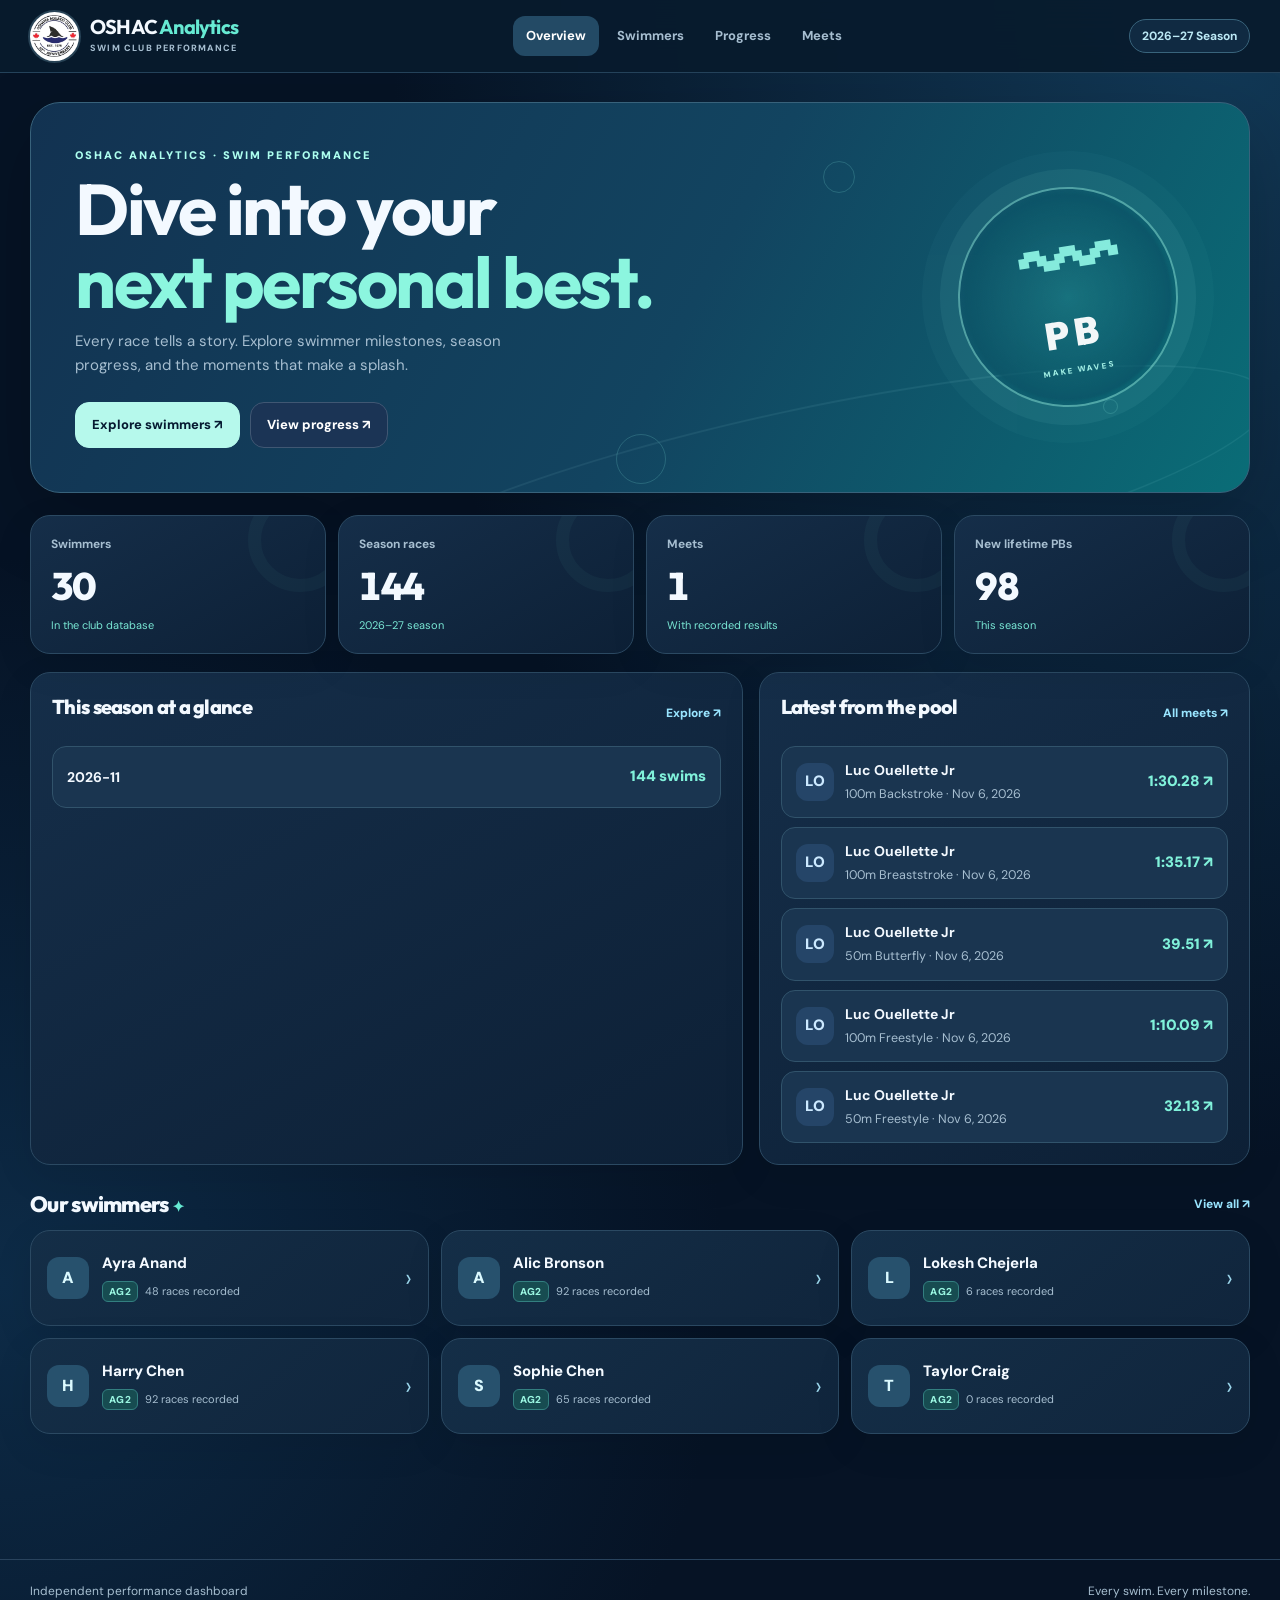
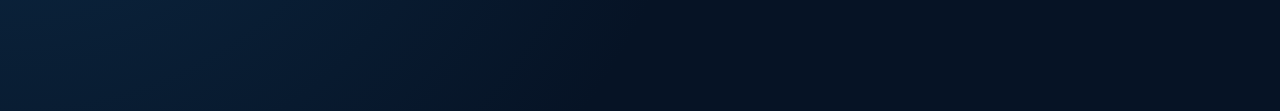
<file: index.html>
<!doctype html><html lang="en"><head><meta charset="utf-8"><meta name="viewport" content="width=device-width,initial-scale=1,viewport-fit=cover"><meta name="theme-color" content="#091526"><meta name="description" content="Oshawa Aquatic Club swimming performance analytics"><title>Overview | OSHAC Analytics</title><link rel="icon" type="image/png" href="assets/oshac-anniversary.png"><link rel="stylesheet" href="css/style.css"></head><body data-page="index"><header class="topbar"><div class="shell topinner"><a class="brand" href="index.html"><img src="assets/oshac-anniversary.png" alt="Oshawa Aquatic Club anniversary logo"><span><strong>OSHAC <span class="accent">Analytics</span></strong><small>SWIM CLUB PERFORMANCE</small></span></a><nav class="desktopnav" aria-label="Main navigation"><a class="navlink active" href="index.html">Overview</a><a class="navlink " href="swimmers.html">Swimmers</a><a class="navlink " href="progress.html">Progress</a><a class="navlink " href="meets.html">Meets</a></nav><div class="topright"><span class="seasonpill" id="topSeason">2026–27 Season</span></div></div></header><main class="shell main"><section class="hero"><div class="hero-bubbles" aria-hidden="true"><span></span><span></span><span></span></div><div class="hero-inner"><div class="eyebrow">OSHAC ANALYTICS · SWIM PERFORMANCE</div><h1>Dive into your<br><span class="accent">next personal best.</span></h1><p>Every race tells a story. Explore swimmer milestones, season progress, and the moments that make a splash.</p><div class="heroactions"><a class="btn primary" href="swimmers.html">Explore swimmers ↗</a><a class="btn" href="progress.html">View progress ↗</a></div></div><div class="hero-art" aria-hidden="true"><div class="pool-orbit"><div class="pool-wave">〰</div><div class="pool-number">PB</div><div class="pool-caption">MAKE WAVES</div></div></div></section><section class="grid metrics" id="overviewMetrics"></section><div class="grid twocol"><section class="card"><div class="sectionhead" style="margin-top:0"><h2>This season at a glance</h2><a href="progress.html">Explore ↗</a></div><div id="overviewChart"></div></section><section class="card"><div class="sectionhead" style="margin-top:0"><h2>Latest from the pool</h2><a href="meets.html">All meets ↗</a></div><div id="recentResults"></div></section></div><div class="sectionhead"><h2>Our swimmers <span class="heading-sparkle" aria-hidden="true">✦</span></h2><a href="swimmers.html">View all ↗</a></div><div id="featuredSwimmers" class="grid featured-grid"></div></main><footer class="foot"><div class="shell footinner"><span>Independent performance dashboard</span><span>Every swim. Every milestone.</span></div></footer><nav class="bottomnav" aria-label="Mobile navigation"><a class="active" href="index.html" aria-current="page"><svg aria-hidden="true" viewBox="0 0 24 24" fill="none" stroke="currentColor" stroke-width="1.8" stroke-linecap="round" stroke-linejoin="round"><path d="m3 10 9-7 9 7v10H3z"/><path d="M9 20v-7h6v7"/></svg><span>Overview</span></a><a class="" href="swimmers.html" ><svg aria-hidden="true" viewBox="0 0 24 24" fill="none" stroke="currentColor" stroke-width="1.8" stroke-linecap="round" stroke-linejoin="round"><circle cx="9" cy="8" r="3"/><path d="M3 20v-2a6 6 0 0 1 12 0v2"/><path d="M17 5a3 3 0 0 1 0 6M17 14a5 5 0 0 1 4 5v1"/></svg><span>Swimmers</span></a><a class="" href="progress.html" ><svg aria-hidden="true" viewBox="0 0 24 24" fill="none" stroke="currentColor" stroke-width="1.8" stroke-linecap="round" stroke-linejoin="round"><path d="M3 3v18h18M6 16l5-5 4 3 6-8"/></svg><span>Progress</span></a><a class="" href="meets.html" ><svg aria-hidden="true" viewBox="0 0 24 24" fill="none" stroke="currentColor" stroke-width="1.8" stroke-linecap="round" stroke-linejoin="round"><rect x="3" y="5" width="18" height="16" rx="2"/><path d="M7 3v4M17 3v4M3 10h18"/></svg><span>Meets</span></a></nav><script src="js/dashboard.js" defer></script></body></html>
</file>
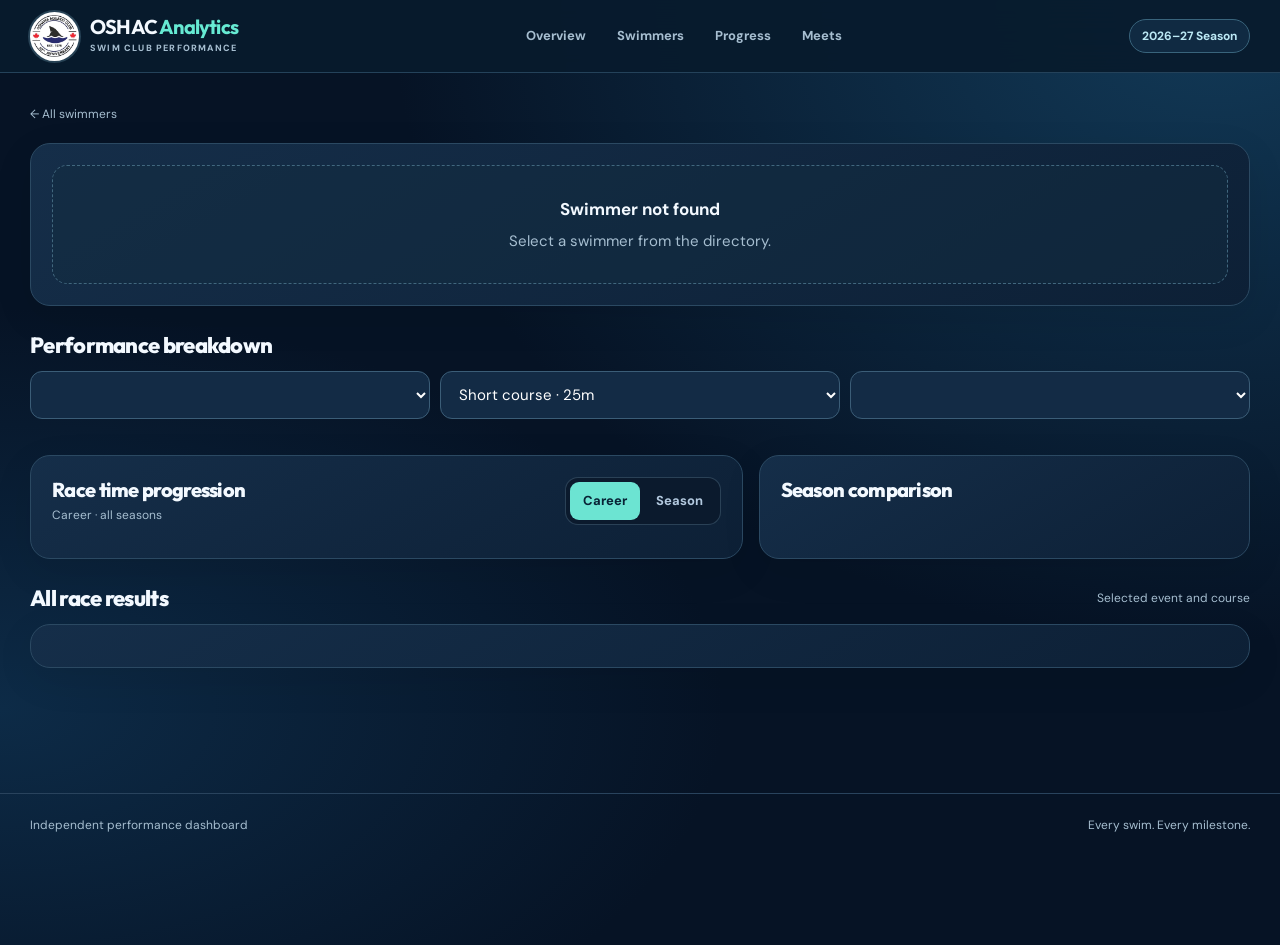
<file: profile.html>
<!doctype html><html lang="en"><head><meta charset="utf-8"><meta name="viewport" content="width=device-width,initial-scale=1,viewport-fit=cover"><meta name="theme-color" content="#091526"><meta name="description" content="Oshawa Aquatic Club swimming performance analytics"><title>Swimmer Profile | OSHAC Analytics</title><link rel="icon" type="image/png" href="assets/oshac-anniversary.png"><link rel="stylesheet" href="css/style.css"></head><body data-page="profile"><header class="topbar"><div class="shell topinner"><a class="brand" href="index.html"><img src="assets/oshac-anniversary.png" alt="Oshawa Aquatic Club anniversary logo"><span><strong>OSHAC <span class="accent">Analytics</span></strong><small>SWIM CLUB PERFORMANCE</small></span></a><nav class="desktopnav" aria-label="Main navigation"><a class="navlink " href="index.html">Overview</a><a class="navlink " href="swimmers.html">Swimmers</a><a class="navlink " href="progress.html">Progress</a><a class="navlink " href="meets.html">Meets</a></nav><div class="topright"><span class="seasonpill" id="topSeason">2026–27 Season</span></div></div></header><main class="shell main"><div style="margin-bottom:18px"><a class="muted small" href="swimmers.html">← All swimmers</a></div><section class="card" id="profileHeader"></section><div class="sectionhead"><h2>Performance breakdown</h2></div><div class="controls"><select class="field control" id="profileEvent" aria-label="Choose event"></select><select class="field control" id="profileCourse" aria-label="Choose course"><option value="SCM">Short course · 25m</option><option value="LCM">Long course · 50m</option></select><select class="field control" id="profileSeason" aria-label="Choose season"></select></div><section class="grid metrics" id="profileMetrics"></section><div class="grid twocol"><section class="card"><div class="chart-heading"><div><h2>Race time progression</h2><p class="muted small" id="chartRangeLabel">Career · all seasons</p></div><div class="chart-toggle" role="group" aria-label="Chart time range"><button type="button" id="chartCareer" class="chart-toggle-btn active" aria-pressed="true">Career</button><button type="button" id="chartSeason" class="chart-toggle-btn" aria-pressed="false">Season</button></div></div><div id="profileChart"></div></section><section class="card"><h2>Season comparison</h2><div id="profileSeasonDetails"></div></section></div><div class="sectionhead"><h2>All race results</h2><span class="muted small">Selected event and course</span></div><section class="card"><div id="profileHistory"></div></section></main><footer class="foot"><div class="shell footinner"><span>Independent performance dashboard</span><span>Every swim. Every milestone.</span></div></footer><nav class="bottomnav" aria-label="Mobile navigation"><a class="" href="index.html" ><svg aria-hidden="true" viewBox="0 0 24 24" fill="none" stroke="currentColor" stroke-width="1.8" stroke-linecap="round" stroke-linejoin="round"><path d="m3 10 9-7 9 7v10H3z"/><path d="M9 20v-7h6v7"/></svg><span>Overview</span></a><a class="" href="swimmers.html" ><svg aria-hidden="true" viewBox="0 0 24 24" fill="none" stroke="currentColor" stroke-width="1.8" stroke-linecap="round" stroke-linejoin="round"><circle cx="9" cy="8" r="3"/><path d="M3 20v-2a6 6 0 0 1 12 0v2"/><path d="M17 5a3 3 0 0 1 0 6M17 14a5 5 0 0 1 4 5v1"/></svg><span>Swimmers</span></a><a class="" href="progress.html" ><svg aria-hidden="true" viewBox="0 0 24 24" fill="none" stroke="currentColor" stroke-width="1.8" stroke-linecap="round" stroke-linejoin="round"><path d="M3 3v18h18M6 16l5-5 4 3 6-8"/></svg><span>Progress</span></a><a class="" href="meets.html" ><svg aria-hidden="true" viewBox="0 0 24 24" fill="none" stroke="currentColor" stroke-width="1.8" stroke-linecap="round" stroke-linejoin="round"><rect x="3" y="5" width="18" height="16" rx="2"/><path d="M7 3v4M17 3v4M3 10h18"/></svg><span>Meets</span></a></nav><script src="js/dashboard.js" defer></script></body></html>
</file>
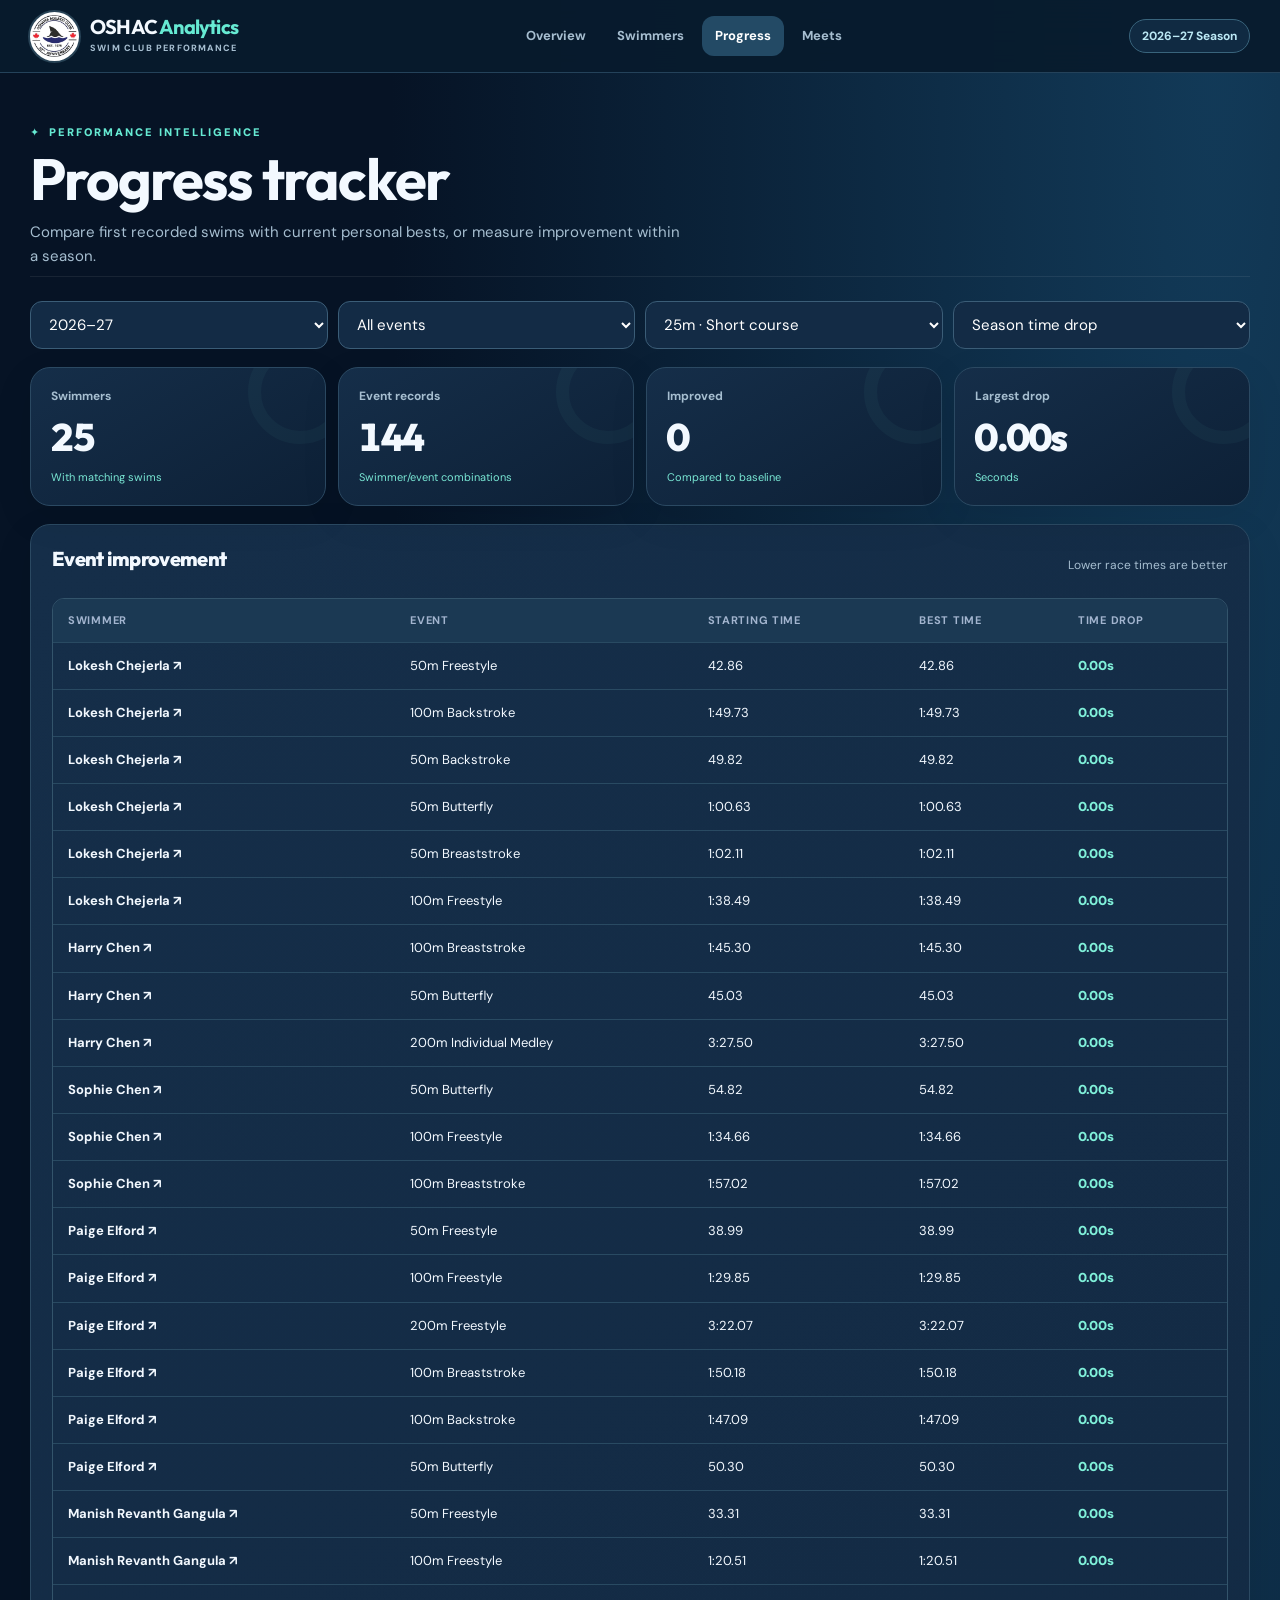
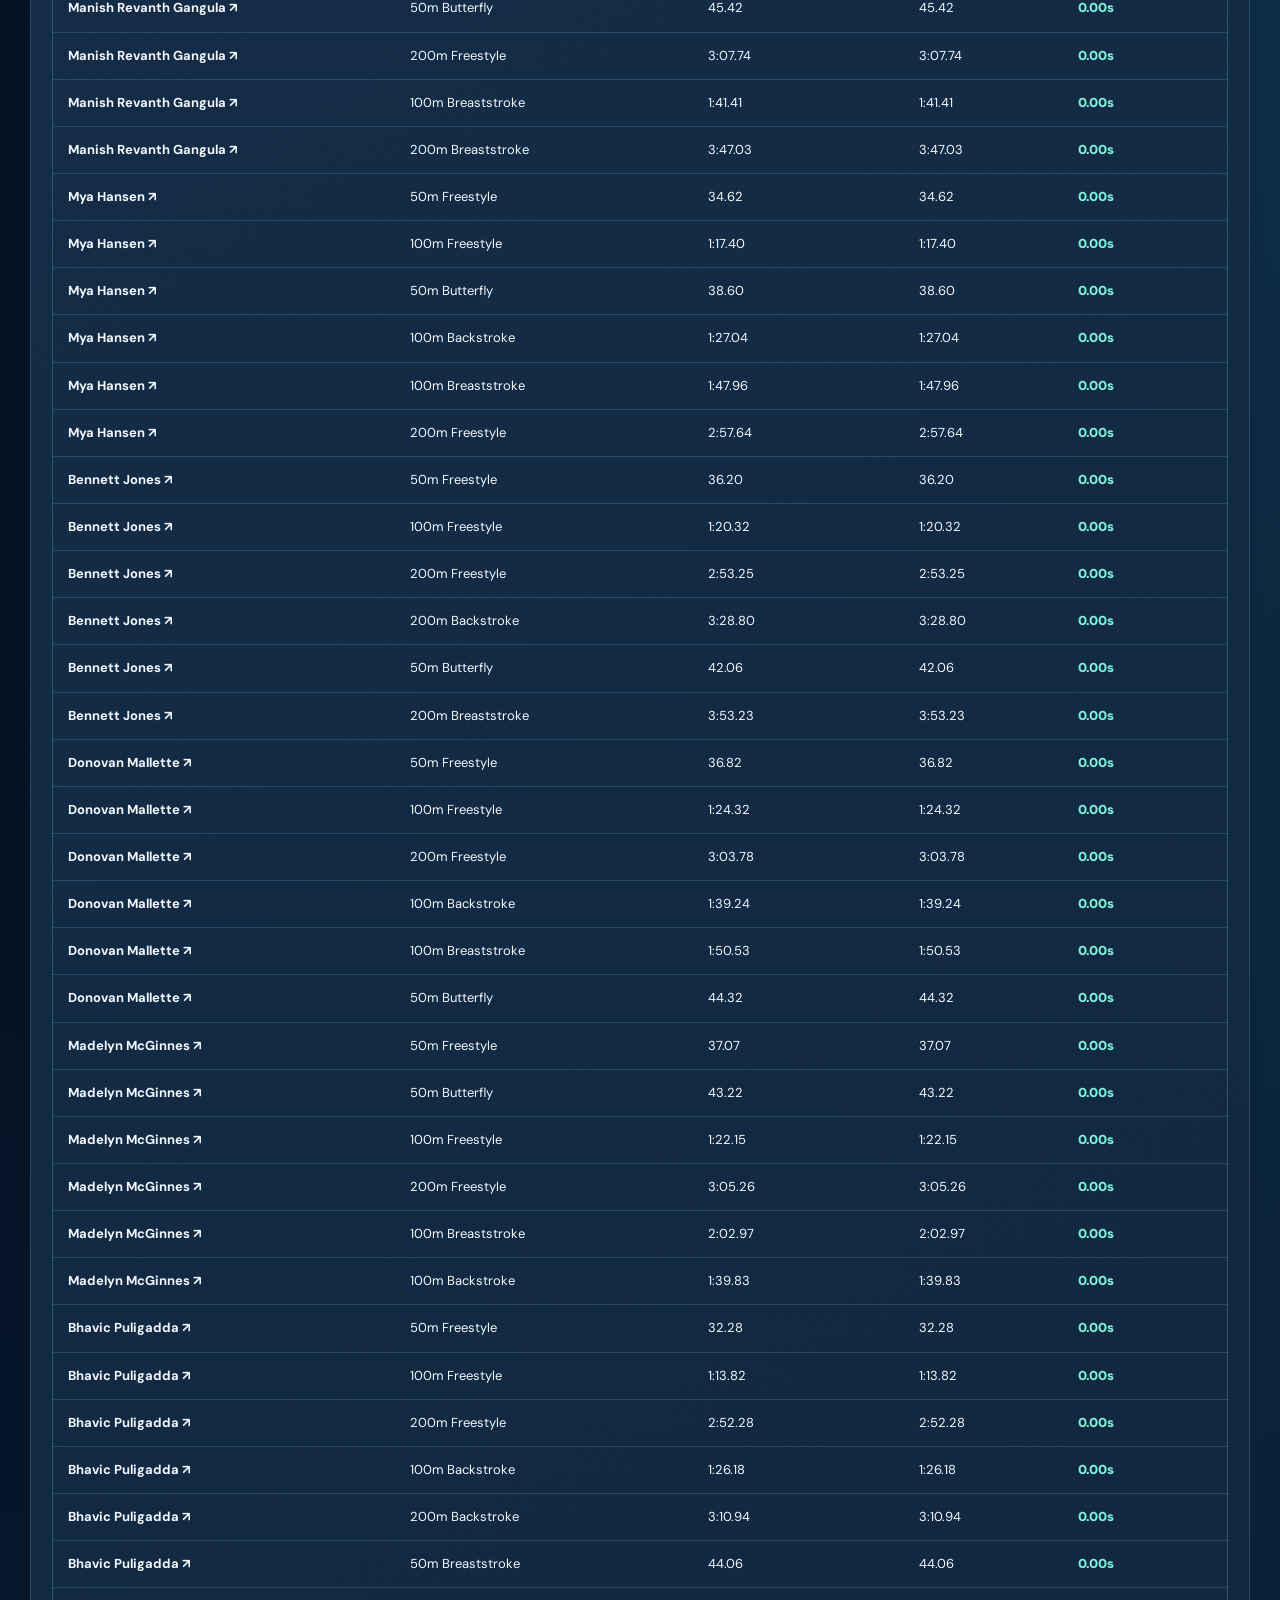
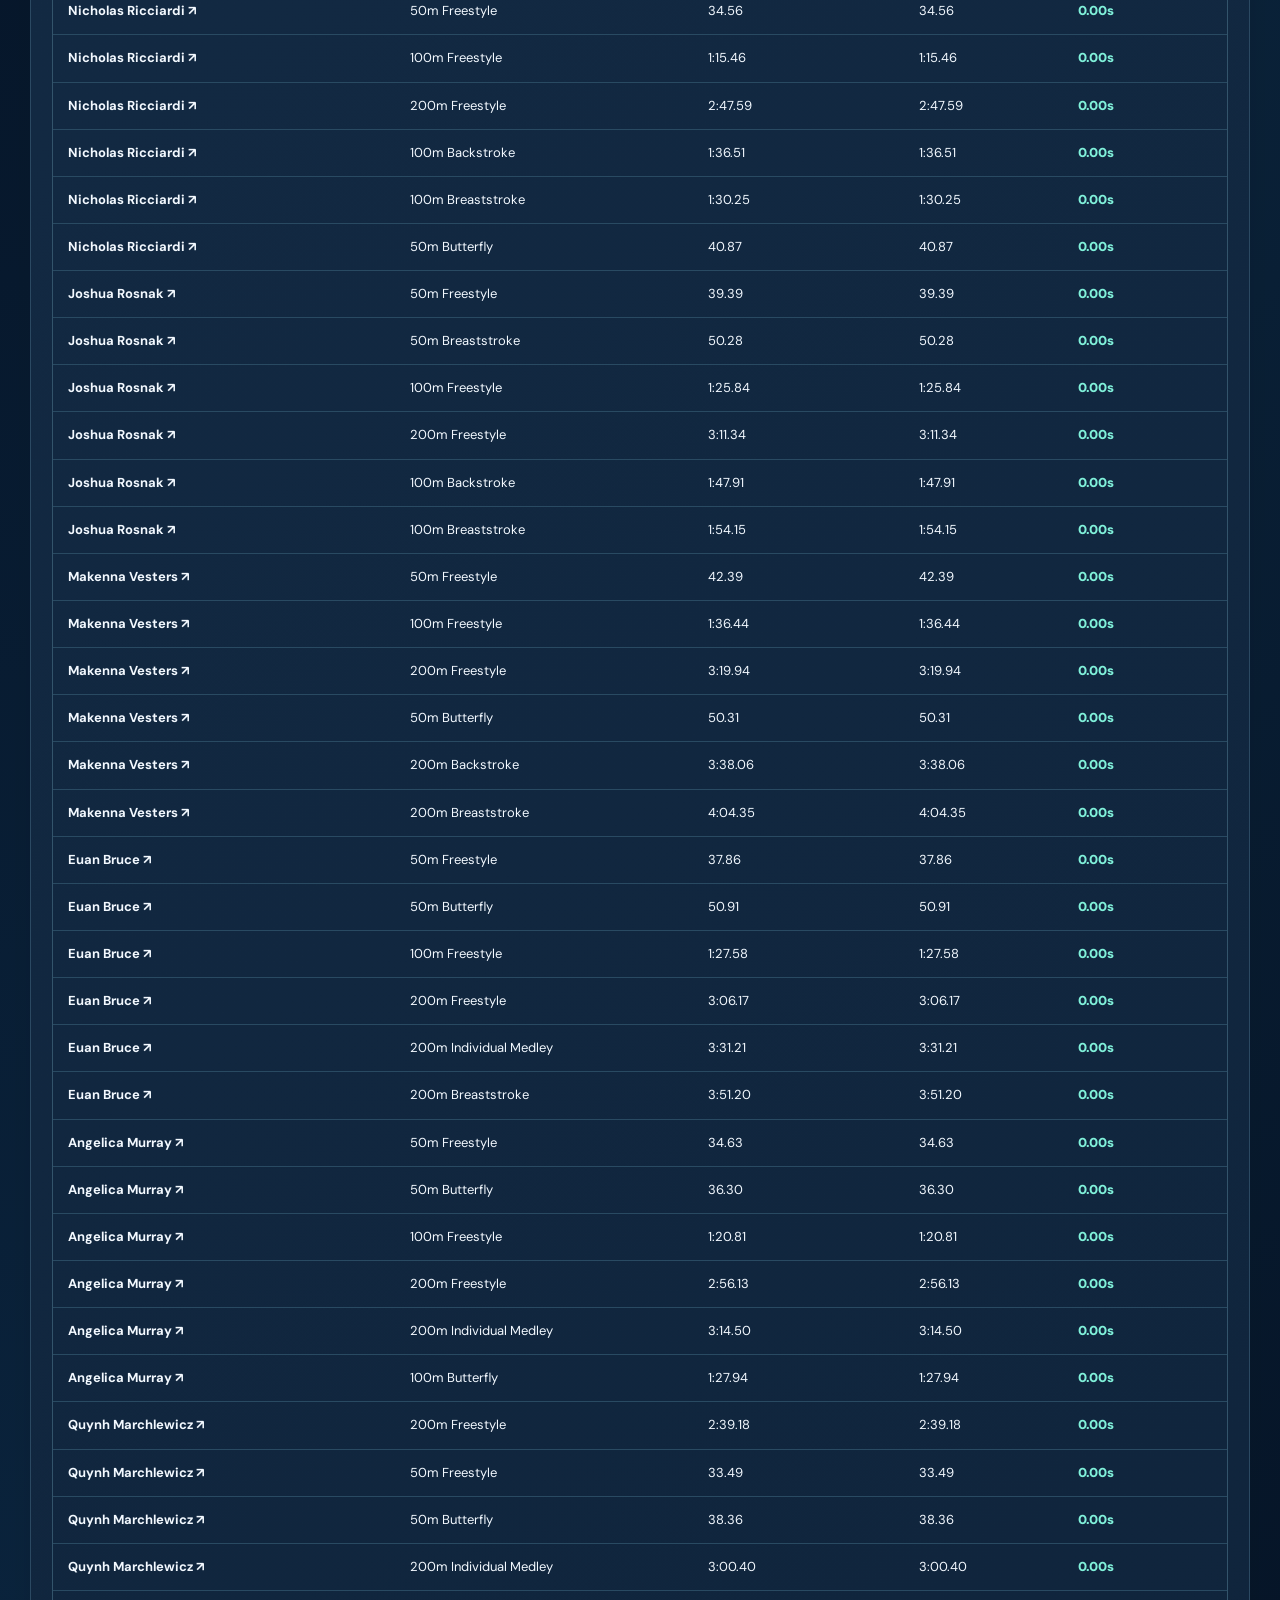
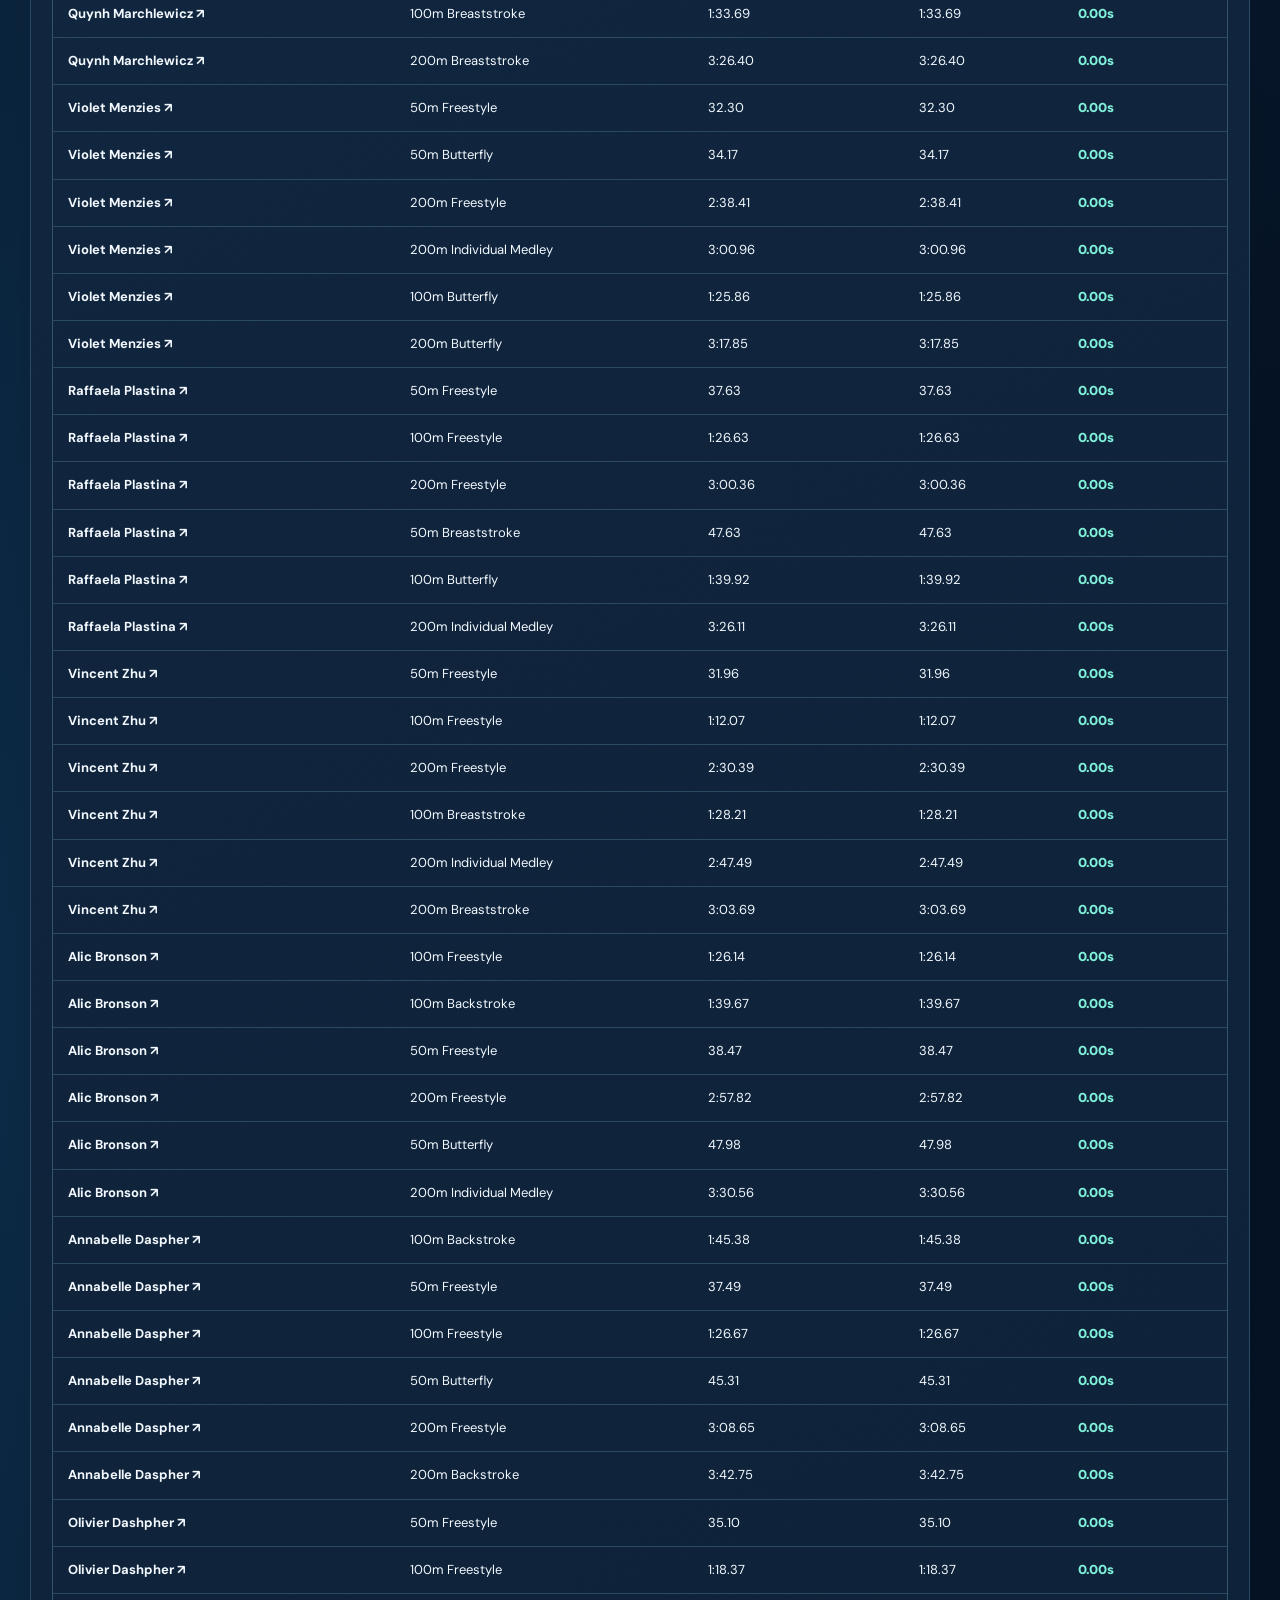
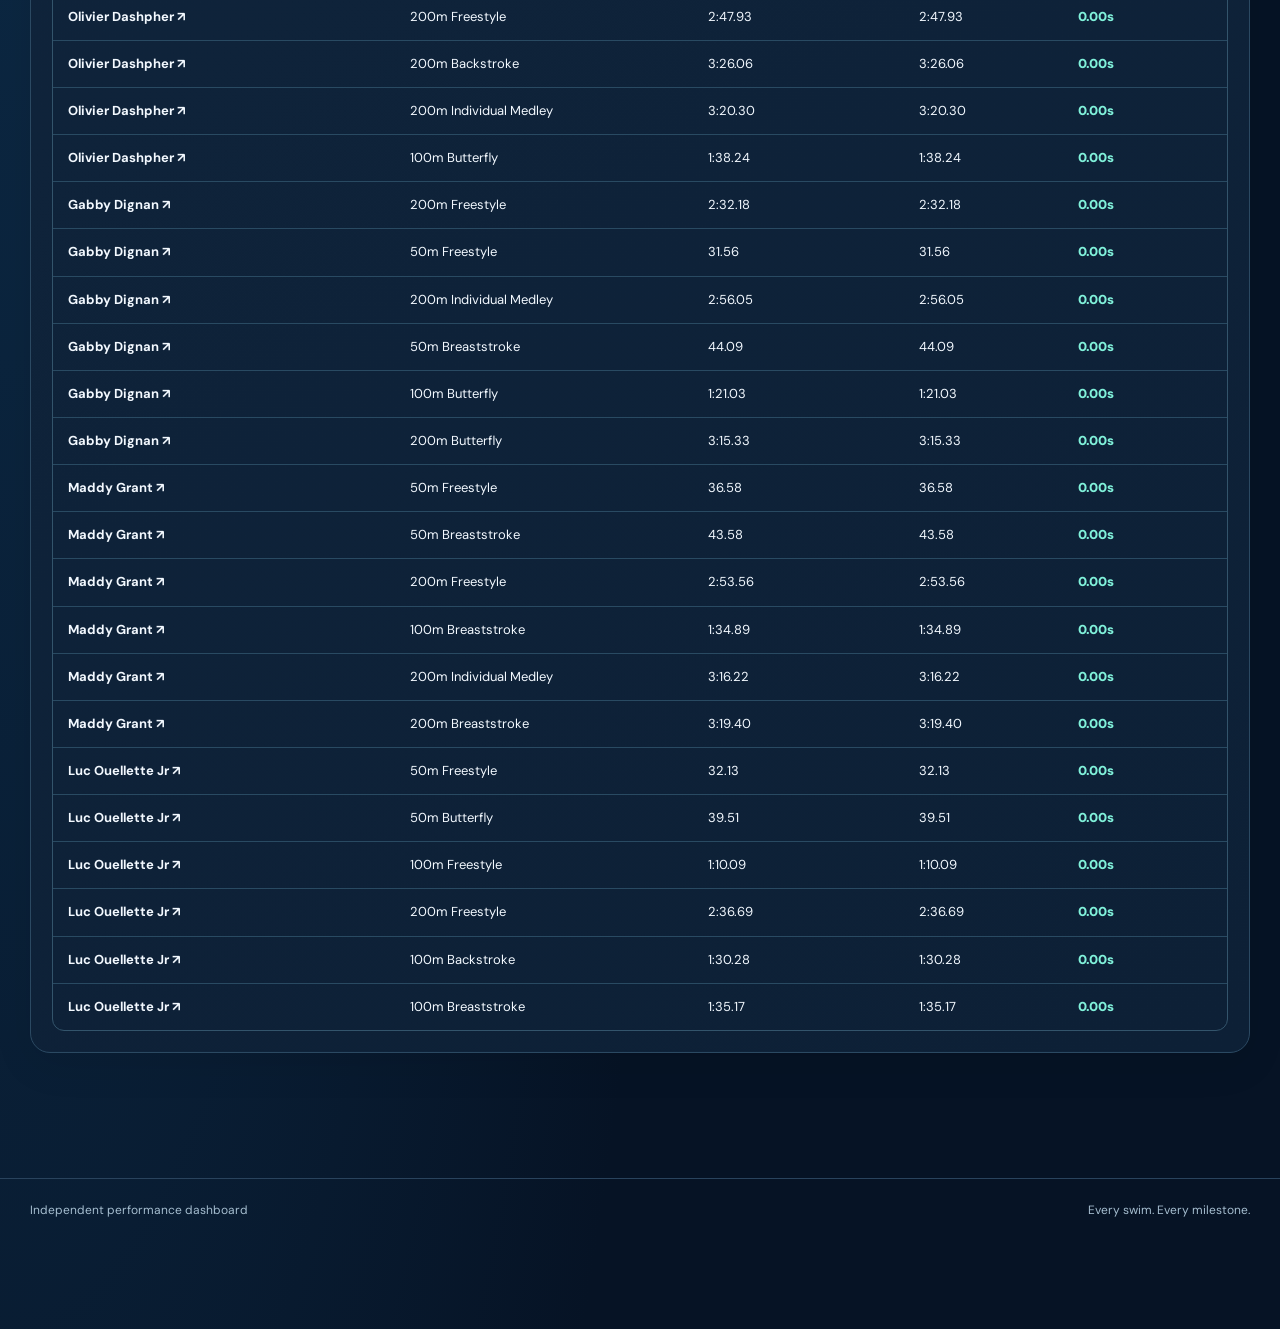
<file: progress.html>
<!doctype html><html lang="en"><head><meta charset="utf-8"><meta name="viewport" content="width=device-width,initial-scale=1,viewport-fit=cover"><meta name="theme-color" content="#091526"><meta name="description" content="Oshawa Aquatic Club swimming performance analytics"><title>Progress | OSHAC Analytics</title><link rel="icon" type="image/png" href="assets/oshac-anniversary.png"><link rel="stylesheet" href="css/style.css"></head><body data-page="progress"><header class="topbar"><div class="shell topinner"><a class="brand" href="index.html"><img src="assets/oshac-anniversary.png" alt="Oshawa Aquatic Club anniversary logo"><span><strong>OSHAC <span class="accent">Analytics</span></strong><small>SWIM CLUB PERFORMANCE</small></span></a><nav class="desktopnav" aria-label="Main navigation"><a class="navlink " href="index.html">Overview</a><a class="navlink " href="swimmers.html">Swimmers</a><a class="navlink active" href="progress.html">Progress</a><a class="navlink " href="meets.html">Meets</a></nav><div class="topright"><span class="seasonpill" id="topSeason">2026–27 Season</span></div></div></header><main class="shell main"><section class="pagehead"><div><div class="eyebrow">Performance intelligence</div><h1>Progress tracker</h1><p>Compare first recorded swims with current personal bests, or measure improvement within a season.</p></div></section><div class="controls"><select class="field control" id="progressSeason" aria-label="Season"></select><select class="field control" id="progressEvent" aria-label="Event"></select><select class="field control" id="progressCourse" aria-label="Course"><option value="SCM">25m · Short course</option><option value="LCM">50m · Long course</option></select><select class="field control" id="progressMode" aria-label="Improvement metric"><option value="season">Season time drop</option><option value="lifetime">Lifetime time drop</option></select></div><section class="grid metrics" id="progressMetrics"></section><section class="card"><div class="sectionhead" style="margin-top:0"><h2>Event improvement</h2><span class="muted small">Lower race times are better</span></div><div id="progressTable"></div></section></main><footer class="foot"><div class="shell footinner"><span>Independent performance dashboard</span><span>Every swim. Every milestone.</span></div></footer><nav class="bottomnav" aria-label="Mobile navigation"><a class="" href="index.html" ><svg aria-hidden="true" viewBox="0 0 24 24" fill="none" stroke="currentColor" stroke-width="1.8" stroke-linecap="round" stroke-linejoin="round"><path d="m3 10 9-7 9 7v10H3z"/><path d="M9 20v-7h6v7"/></svg><span>Overview</span></a><a class="" href="swimmers.html" ><svg aria-hidden="true" viewBox="0 0 24 24" fill="none" stroke="currentColor" stroke-width="1.8" stroke-linecap="round" stroke-linejoin="round"><circle cx="9" cy="8" r="3"/><path d="M3 20v-2a6 6 0 0 1 12 0v2"/><path d="M17 5a3 3 0 0 1 0 6M17 14a5 5 0 0 1 4 5v1"/></svg><span>Swimmers</span></a><a class="active" href="progress.html" aria-current="page"><svg aria-hidden="true" viewBox="0 0 24 24" fill="none" stroke="currentColor" stroke-width="1.8" stroke-linecap="round" stroke-linejoin="round"><path d="M3 3v18h18M6 16l5-5 4 3 6-8"/></svg><span>Progress</span></a><a class="" href="meets.html" ><svg aria-hidden="true" viewBox="0 0 24 24" fill="none" stroke="currentColor" stroke-width="1.8" stroke-linecap="round" stroke-linejoin="round"><rect x="3" y="5" width="18" height="16" rx="2"/><path d="M7 3v4M17 3v4M3 10h18"/></svg><span>Meets</span></a></nav><script src="js/dashboard.js" defer></script></body></html>
</file>
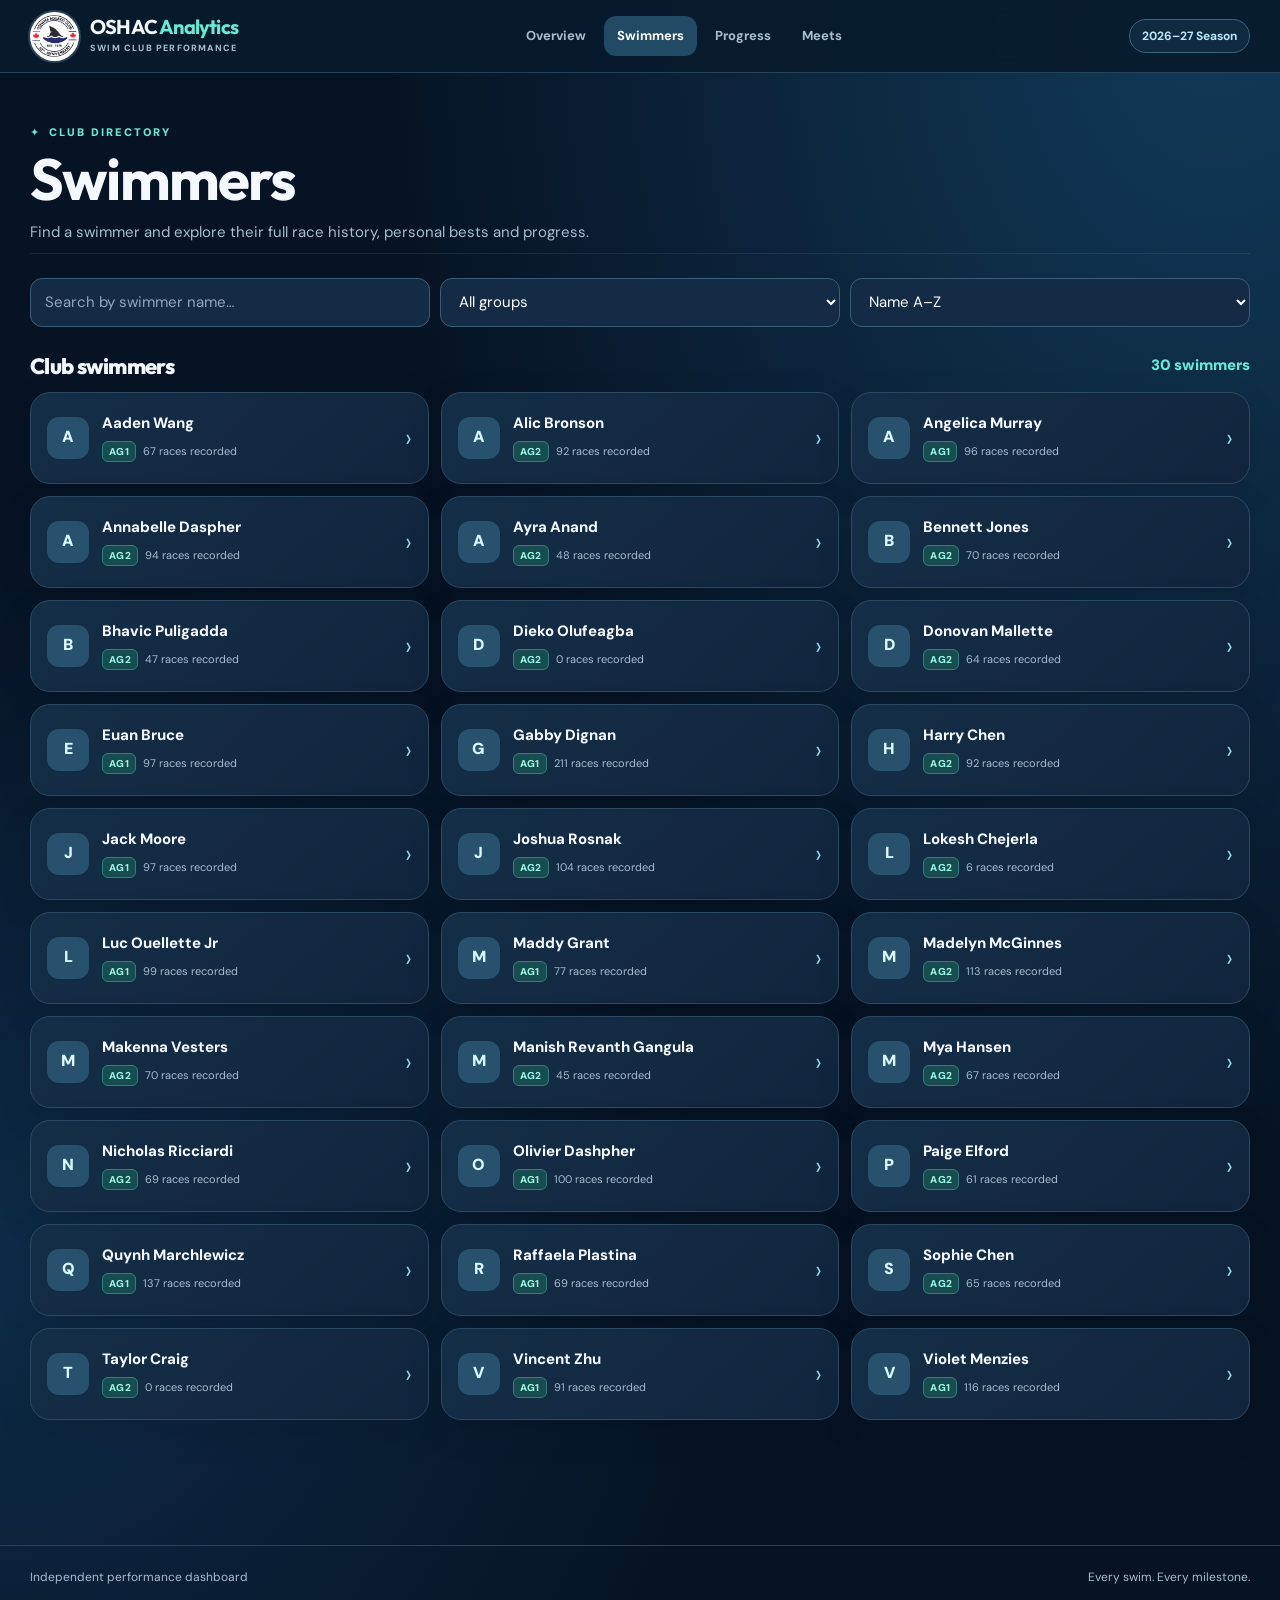
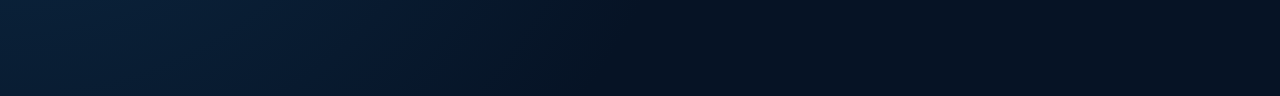
<file: swimmers.html>
<!doctype html><html lang="en"><head><meta charset="utf-8"><meta name="viewport" content="width=device-width,initial-scale=1,viewport-fit=cover"><meta name="theme-color" content="#091526"><meta name="description" content="Oshawa Aquatic Club swimming performance analytics"><title>Swimmers | OSHAC Analytics</title><link rel="icon" type="image/png" href="assets/oshac-anniversary.png"><link rel="stylesheet" href="css/style.css"></head><body data-page="swimmers"><header class="topbar"><div class="shell topinner"><a class="brand" href="index.html"><img src="assets/oshac-anniversary.png" alt="Oshawa Aquatic Club anniversary logo"><span><strong>OSHAC <span class="accent">Analytics</span></strong><small>SWIM CLUB PERFORMANCE</small></span></a><nav class="desktopnav" aria-label="Main navigation"><a class="navlink " href="index.html">Overview</a><a class="navlink active" href="swimmers.html">Swimmers</a><a class="navlink " href="progress.html">Progress</a><a class="navlink " href="meets.html">Meets</a></nav><div class="topright"><span class="seasonpill" id="topSeason">2026–27 Season</span></div></div></header><main class="shell main"><section class="pagehead"><div><div class="eyebrow">Club directory</div><h1>Swimmers</h1><p>Find a swimmer and explore their full race history, personal bests and progress.</p></div></section><div class="controls"><input class="field control" id="swimmerSearch" type="search" placeholder="Search by swimmer name…" aria-label="Search swimmers"><select class="field control" id="swimmerGroup" aria-label="Filter by training group"><option value="all">All groups</option><option value="AG1">AG1</option><option value="AG2">AG2</option></select><select class="field control" id="swimmerSort" aria-label="Sort swimmers"><option value="name">Name A–Z</option><option value="races">Most recorded races</option><option value="recent">Most recent race</option></select></div><div class="sectionhead"><h2>Club swimmers</h2><span id="swimmerCount" class="count"></span></div><div id="swimmerList" class="grid swimmer-grid"></div></main><footer class="foot"><div class="shell footinner"><span>Independent performance dashboard</span><span>Every swim. Every milestone.</span></div></footer><nav class="bottomnav" aria-label="Mobile navigation"><a class="" href="index.html" ><svg aria-hidden="true" viewBox="0 0 24 24" fill="none" stroke="currentColor" stroke-width="1.8" stroke-linecap="round" stroke-linejoin="round"><path d="m3 10 9-7 9 7v10H3z"/><path d="M9 20v-7h6v7"/></svg><span>Overview</span></a><a class="active" href="swimmers.html" aria-current="page"><svg aria-hidden="true" viewBox="0 0 24 24" fill="none" stroke="currentColor" stroke-width="1.8" stroke-linecap="round" stroke-linejoin="round"><circle cx="9" cy="8" r="3"/><path d="M3 20v-2a6 6 0 0 1 12 0v2"/><path d="M17 5a3 3 0 0 1 0 6M17 14a5 5 0 0 1 4 5v1"/></svg><span>Swimmers</span></a><a class="" href="progress.html" ><svg aria-hidden="true" viewBox="0 0 24 24" fill="none" stroke="currentColor" stroke-width="1.8" stroke-linecap="round" stroke-linejoin="round"><path d="M3 3v18h18M6 16l5-5 4 3 6-8"/></svg><span>Progress</span></a><a class="" href="meets.html" ><svg aria-hidden="true" viewBox="0 0 24 24" fill="none" stroke="currentColor" stroke-width="1.8" stroke-linecap="round" stroke-linejoin="round"><rect x="3" y="5" width="18" height="16" rx="2"/><path d="M7 3v4M17 3v4M3 10h18"/></svg><span>Meets</span></a></nav><script src="js/dashboard.js" defer></script></body></html>
</file>
<file: css/style.css>
@import url('https://fonts.googleapis.com/css2?family=DM+Sans:wght@400;500;600;700;800&family=Outfit:wght@400;500;600;700;800;900&display=swap');
:root{color-scheme:dark;--bg:#07101f;--panel:#111e32;--panel2:#172741;--line:#293a52;--text:#f2f6ff;--muted:#9aacc5;--blue:#76b8ff;--teal:#6fe3d1;--navy:#242b70;--red:#f86d7e;--radius:19px}*{box-sizing:border-box}html{scroll-behavior:smooth}body{margin:0;background:radial-gradient(ellipse at 65% -20%,#163f69 0%,transparent 55%),var(--bg);color:var(--text);font:15px/1.55 'DM Sans',system-ui,sans-serif;min-height:100vh}a{color:inherit;text-decoration:none}button,input,select{font:inherit}button{cursor:pointer}button:focus-visible,a:focus-visible,input:focus-visible,select:focus-visible{outline:3px solid var(--teal);outline-offset:3px}.shell{max-width:1260px;margin:auto;padding:0 20px}.topbar{position:sticky;top:0;z-index:20;background:#091526eb;backdrop-filter:blur(18px);border-bottom:1px solid #26354b}.topinner{height:75px;display:flex;align-items:center;justify-content:space-between;gap:16px}.brand{display:flex;align-items:center;gap:11px;min-width:0}.brand img{width:49px;height:49px;object-fit:contain;background:white;border-radius:50%;padding:2px}.brand strong{display:block;font-family:Outfit;font-size:18px;line-height:1.1;letter-spacing:-.5px}.brand small{display:block;color:var(--muted);font-size:10px;letter-spacing:1.5px;font-weight:800;margin-top:4px}.desktopnav{display:flex;gap:5px}.navlink{padding:10px 13px;color:var(--muted);border-radius:10px;font-weight:700;font-size:13px}.navlink.active,.navlink:hover{background:#1d3150;color:#fff}.topright{display:flex;align-items:center;gap:9px}.seasonpill{border:1px solid #36516f;border-radius:100px;padding:7px 12px;color:#b8d3f3;font-size:12px;font-weight:700}.main{padding-top:32px;padding-bottom:125px}.eyebrow{text-transform:uppercase;letter-spacing:2px;font-weight:900;color:var(--teal);font-size:11px}.pagehead{display:flex;justify-content:space-between;align-items:flex-end;gap:15px;margin-bottom:24px}.pagehead h1,.hero h1{font-family:Outfit;font-size:clamp(32px,5vw,52px);line-height:1.04;letter-spacing:-1.8px;margin:8px 0 12px}.pagehead p,.hero p{color:var(--muted);margin:0;max-width:650px}.hero{position:relative;overflow:hidden;border:1px solid #2c4668;border-radius:26px;padding:37px;background:linear-gradient(120deg,#142849 10%,#132b4b 60%,#0a4a61);margin-bottom:22px}.hero:after{content:'≈';position:absolute;font-family:Outfit;font-size:360px;color:#b1ecff0b;right:-35px;top:-150px;pointer-events:none}.hero>*{position:relative;z-index:1}.hero h1{max-width:660px}.hero p{max-width:560px}.heroactions{display:flex;gap:10px;flex-wrap:wrap;margin-top:25px}.btn{display:inline-flex;align-items:center;justify-content:center;gap:8px;padding:12px 16px;border-radius:12px;border:1px solid #405773;background:#1b3455;color:#fff;font-weight:800;font-size:13px;min-height:44px}.btn.primary{background:#b5e9ff;color:#061a31;border-color:#b5e9ff}.btn:hover{filter:brightness(1.12)}.grid{display:grid;gap:16px}.metrics{grid-template-columns:repeat(4,minmax(0,1fr));margin-bottom:18px}.card{background:linear-gradient(155deg,#13223a,#101b2e);border:1px solid var(--line);border-radius:var(--radius);padding:21px;min-width:0}.metric .label{color:var(--muted);font-size:12px;font-weight:700}.metric .value{font:800 clamp(24px,3vw,34px)/1.2 Outfit;margin-top:9px;letter-spacing:-.6px}.metric .sub{font-size:11px;color:var(--teal);margin-top:8px}.sectionhead{display:flex;justify-content:space-between;align-items:center;gap:12px;margin:25px 0 12px}.sectionhead h2{font:800 22px Outfit;letter-spacing:-.5px;margin:0}.sectionhead a{font-size:12px;color:var(--blue);font-weight:800}.twocol{grid-template-columns:1.45fr 1fr}.card h2,.card h3{font:800 20px Outfit;margin:0 0 15px}.muted{color:var(--muted)}.small{font-size:12px}.controls{display:flex;gap:10px;flex-wrap:wrap;margin-bottom:18px}.field{background:#12233b;border:1px solid #354861;border-radius:12px;color:white;padding:12px 14px;min-height:46px;max-width:100%;width:100%}.field::placeholder{color:#91a6c0}.control{flex:1 1 180px}.list{display:flex;flex-direction:column;gap:9px}.listitem{display:flex;align-items:center;justify-content:space-between;gap:12px;background:#182940;border:1px solid #2a3e59;border-radius:13px;padding:14px}.listitem:hover{border-color:#6b9ad0}.listitem strong{font-size:14px}.listitem small{display:block;color:var(--muted);margin-top:3px}.avatar{width:38px;height:38px;border-radius:12px;background:#254568;display:grid;place-items:center;color:#cce9ff;font-weight:900;flex-shrink:0}.listleft{display:flex;align-items:center;gap:11px;min-width:0}.valuegood{color:var(--teal);font-weight:900}.tag{display:inline-block;background:#193d50;color:#8be4dc;border:1px solid #2d6a75;border-radius:99px;font-size:11px;font-weight:800;padding:4px 9px}.tag.gray{background:#24324a;border-color:#40516a;color:#b4c4dc}.empty{border:1px dashed #3c536e;background:#14223888;border-radius:15px;padding:30px 18px;text-align:center;color:var(--muted)}.empty strong{display:block;color:var(--text);font-size:17px;margin-bottom:7px}.chart{width:100%;height:auto;display:block;overflow:visible}.charttext{fill:#9eb0c9;font:11px 'DM Sans',sans-serif}.chartgrid{stroke:#31425b;stroke-width:1}.chartline{stroke:#70d9e4;stroke-width:3;fill:none;stroke-linejoin:round;stroke-linecap:round}.chartdot{fill:#b7f3fa;stroke:#163c58;stroke-width:2}.tablewrap{overflow-x:auto;max-width:100%;border-radius:12px;border:1px solid var(--line)}table{border-collapse:collapse;width:100%;min-width:570px;text-align:left}th{font-size:11px;color:#a3b5cf;text-transform:uppercase;letter-spacing:.7px;background:#1c2d45}td,th{padding:13px 15px;border-bottom:1px solid #2a3a52}td{font-size:13px}tbody tr:last-child td{border-bottom:0}tbody tr:hover{background:#1b2e48}.profilebanner{display:flex;align-items:center;gap:17px}.profilebanner .avatar{width:62px;height:62px;font-size:25px}.tabs{display:flex;gap:8px;overflow-x:auto;padding-bottom:8px}.tab{white-space:nowrap;border:1px solid #35506c;border-radius:99px;padding:9px 14px;color:#c4d6ee;background:#172942;font-size:12px;font-weight:800}.tab.active{background:#c5ecff;color:#081b30}.foot{border-top:1px solid var(--line);padding:22px 0 110px;color:var(--muted);font-size:12px}.footinner{display:flex;justify-content:space-between;gap:14px;flex-wrap:wrap}.bottomnav{display:none}.notice{border:1px solid #43637b;background:#12334a;padding:13px 15px;border-radius:13px;color:#c4e6f6;font-size:12px;margin-bottom:20px}.notice b{color:white}.chartlegend{display:flex;gap:16px;color:var(--muted);font-size:12px;margin-top:9px}.dot{width:9px;height:9px;border-radius:50%;background:var(--teal);display:inline-block;margin-right:6px}.accent{color:var(--teal)}.splitstats{display:grid;grid-template-columns:repeat(2,1fr);gap:12px}.statline{border-top:1px solid var(--line);padding-top:12px}.statline b{display:block;font:800 24px Outfit}.statline span{font-size:12px;color:var(--muted)}.detail{display:flex;gap:6px;align-items:center;flex-wrap:wrap}.logo-watermark{width:85px;height:85px;background:white;object-fit:contain;border-radius:50%;padding:3px}.sr-only{position:absolute;left:-9999px}.minilabel{font-size:11px;color:var(--muted);font-weight:800;text-transform:uppercase;letter-spacing:.8px}.count{font-weight:900;color:var(--teal)}@media(max-width:980px){.desktopnav{display:none}.metrics{grid-template-columns:repeat(2,minmax(0,1fr))}.twocol{grid-template-columns:1fr}.seasonpill{display:none}}@media(max-width:640px){.shell{padding:0 15px}.topinner{height:64px}.brand img{width:43px;height:43px}.brand strong{font-size:16px}.brand small{font-size:9px}.main{padding-top:20px}.hero{padding:26px 20px;border-radius:20px}.hero h1{font-size:37px}.hero p{font-size:13px}.pagehead{align-items:flex-start}.pagehead h1{font-size:34px}.metrics{gap:10px}.card{padding:16px;border-radius:16px}.metric .value{font-size:28px}.metric .label{font-size:11px}.metric .sub{font-size:10px}.sectionhead h2{font-size:19px}.bottomnav{display:grid;grid-template-columns:repeat(4,1fr);position:fixed;z-index:30;bottom:0;left:0;right:0;padding:8px max(8px,env(safe-area-inset-right)) calc(8px + env(safe-area-inset-bottom)) max(8px,env(safe-area-inset-left));background:#0a1729f5;backdrop-filter:blur(18px);border-top:1px solid #34445c}.bottomnav a{display:flex;flex-direction:column;align-items:center;gap:3px;color:#8da4bf;font-size:10px;font-weight:800;border-radius:10px;padding:6px 2px}.bottomnav a.active{color:#b3ebff;background:#1c3450}.bottomnav svg{width:21px;height:21px}.foot{padding-bottom:115px}.controls{gap:8px}.control{flex:1 1 100%}.splitstats{gap:8px}.statline b{font-size:21px}.listitem{padding:12px}.profilebanner .avatar{width:48px;height:48px;font-size:19px}.logo-watermark{width:65px;height:65px}}@media(prefers-reduced-motion:no-preference){.btn,.listitem,.navlink{transition:background .15s,border-color .15s,filter .15s}}

/* v0.1.0 mobile refinements */
@media(max-width:640px){
 .shell{padding-left:14px;padding-right:14px}
 .main{padding-bottom:105px}
 .hero{padding:25px 19px;margin-bottom:17px}
 .hero h1{font-size:clamp(30px,9vw,39px);letter-spacing:-1.3px}
 .metrics{gap:9px}.metric{padding:14px 12px}.metric .value{font-size:clamp(22px,7vw,29px)}
 .card{min-width:0}.listitem{min-width:0}.listleft{overflow:hidden}.listleft>span:last-child{min-width:0}.listitem strong{overflow-wrap:anywhere}
 .tablewrap{margin:0 -5px}.tablewrap table{min-width:520px}
 .bottomnav a{min-height:48px;justify-content:center}
 .footinner{display:block}.footinner span{display:block;margin-bottom:5px}
 .pagehead p{font-size:13px}.sectionhead{gap:8px}
}

/* Compact cards and resilient mobile grid — v0.1.0 */
.metrics{gap:12px}.metric{padding:17px;min-height:112px}.metric .value{font-size:clamp(23px,2.6vw,32px)}
.listitem{min-height:62px}.listitem .listleft{flex:1;min-width:0}.listitem strong{line-height:1.3;overflow-wrap:anywhere}
@media(max-width:640px){.metrics{gap:9px}.metric{min-height:100px;padding:13px 11px}.metric .value{font-size:clamp(22px,6.8vw,28px)}.metric .sub{line-height:1.35}.card{padding:15px}.listitem{min-height:57px;padding:11px}.listitem strong{font-size:13px}.sectionhead{margin-top:20px}}
@media(max-width:360px){.metric{padding:11px 9px}.metric .label{font-size:10px}.metric .value{font-size:22px}.listleft{gap:8px}}

/* Swimmer directory — v0.1.0 clean card layout */
.swimmer-grid{grid-template-columns:repeat(3,minmax(0,1fr));gap:12px}
.swimmer-card{display:flex;align-items:center;gap:12px;min-width:0;min-height:94px;padding:17px 16px;transition:border-color .15s,background .15s,transform .15s}
.swimmer-card:hover{border-color:#5f9dbb;background:#172b45;transform:translateY(-1px)}
.swimmer-avatar{width:42px;height:42px;border-radius:12px;font-size:16px}
.swimmer-info{display:flex;flex-direction:column;gap:7px;min-width:0;flex:1}
.swimmer-name{display:block;font:700 15px/1.25 'DM Sans',sans-serif;overflow-wrap:anywhere}
.swimmer-meta{display:flex;align-items:center;flex-wrap:wrap;gap:6px 9px;color:var(--muted);font-size:11px;line-height:1.3}
.swimmer-group{font-size:10px;font-weight:800;letter-spacing:.3px;color:var(--teal);background:#173b49;border:1px solid #285968;border-radius:6px;padding:3px 6px}
.swimmer-chevron{color:#83b5d7;font-size:26px;font-weight:300;line-height:1;flex-shrink:0}
@media(max-width:1050px){.swimmer-grid{grid-template-columns:repeat(2,minmax(0,1fr))}}
@media(max-width:640px){.swimmer-grid{grid-template-columns:1fr;gap:9px}.swimmer-card{min-height:76px;padding:12px 14px;gap:12px}.swimmer-avatar{width:40px;height:40px}.swimmer-name{font-size:14px}.swimmer-info{gap:5px}.swimmer-meta{font-size:11px}.swimmer-chevron{font-size:23px}}

/* v0.1.0 design polish — shared across all pages */
:root{--radius:17px}
body{background:radial-gradient(ellipse at 72% -10%,#153a5a 0%,transparent 52%),radial-gradient(ellipse at 0% 55%,#0b1b34 0%,transparent 42%),var(--bg)}
.card{box-shadow:0 10px 30px #030b170d}
.card,.listitem,.swimmer-info,.listleft>span:last-child{min-width:0}
.listleft>span:last-child{display:flex;flex-direction:column;gap:3px;min-width:0}
.listleft strong,.swimmer-name{display:block;overflow-wrap:break-word;word-break:normal}
.listleft small,.swimmer-meta{display:block;line-height:1.45;color:var(--muted)}
.listitem .valuegood{flex:0 0 auto;text-align:right;white-space:nowrap}
.featured-grid{grid-template-columns:repeat(3,minmax(0,1fr));gap:12px}
.featured-grid .swimmer-card{min-height:96px}
.heading-sparkle{color:var(--teal);font-size:.7em;vertical-align:middle}
.swimmer-card{overflow:hidden}
.swimmer-info{gap:7px}
.swimmer-name{font-weight:800;line-height:1.35}
.swimmer-meta{display:flex;gap:6px 9px;align-items:center;flex-wrap:wrap}
.swimmer-meta>span:last-child{white-space:normal}
.swimmer-chevron{margin-left:auto}
.hero{display:flex;align-items:center;min-height:325px;isolation:isolate;background:linear-gradient(110deg,#162e54 0%,#102a48 60%,#0a5260 100%)}
.hero:after{content:none}
.hero-inner{position:relative;z-index:2;max-width:70%}
.hero h1{font-size:clamp(36px,5vw,64px);line-height:1.02;letter-spacing:-2px}
.hero-art{position:absolute;right:5%;top:50%;transform:translateY(-50%);width:240px;height:240px;display:grid;place-items:center;pointer-events:none;opacity:.95}
.pool-orbit{height:220px;width:220px;border:2px solid #9af2e55e;border-radius:50%;display:flex;align-items:center;justify-content:center;flex-direction:column;background:radial-gradient(circle,#5bd8c52b,#133f62aa 67%,transparent 69%);box-shadow:0 0 0 18px #9af2e50b,0 0 0 37px #9af2e507;transform:rotate(-9deg)}
.pool-wave{font-size:96px;color:#8df3e3;line-height:1;font-weight:800;letter-spacing:-8px}
.pool-number{font:900 38px/1 Outfit;color:#fff;letter-spacing:4px}
.pool-caption{font-size:8px;letter-spacing:2px;color:#a8f5e9;font-weight:900;margin-top:12px}
.hero-bubbles{position:absolute;inset:0;pointer-events:none;overflow:hidden}
.hero-bubbles span{position:absolute;border:1px solid #80e5dc33;border-radius:50%;width:32px;height:32px;left:65%;top:15%}
.hero-bubbles span:nth-child(2){width:15px;height:15px;left:88%;top:76%}
.hero-bubbles span:nth-child(3){width:50px;height:50px;left:48%;top:85%}
.pagehead{padding:22px 0 8px;border-bottom:1px solid #ffffff12;margin-bottom:24px}
.pagehead h1{font-size:clamp(36px,5vw,58px)}
.pagehead .eyebrow:before{content:'✦';margin-right:8px}
.metric{position:relative;overflow:hidden}
.metric:after{content:'';position:absolute;right:-27px;top:-28px;width:78px;height:78px;border-radius:50%;border:13px solid #79e5d10b;pointer-events:none}
.metric .value{font-variant-numeric:tabular-nums}
.empty{line-height:1.55}
.empty strong{margin-bottom:7px}
@media(max-width:1050px){.featured-grid{grid-template-columns:repeat(2,minmax(0,1fr))}.hero-art{right:1%;opacity:.55}}
@media(max-width:640px){.featured-grid{grid-template-columns:1fr;gap:9px}.featured-grid .swimmer-card{min-height:76px}.hero{min-height:300px;align-items:flex-start;padding:29px 20px}.hero-inner{max-width:100%}.hero h1{font-size:clamp(35px,9vw,47px);max-width:360px}.hero p{max-width:300px;position:relative;z-index:3}.hero-art{width:160px;height:160px;right:-50px;top:23%;opacity:.24}.pool-orbit{width:150px;height:150px}.pool-wave{font-size:60px}.pool-number{font-size:25px}.pool-caption{font-size:5px}.heroactions{gap:8px}.heroactions .btn{padding:11px 12px;font-size:12px}.pagehead{padding-top:5px}.pagehead h1{font-size:37px}.listitem .valuegood{font-size:12px}.featured-grid .swimmer-card{padding:13px}.sectionhead h2{font-size:20px}}
@media(max-width:380px){.hero h1{font-size:33px}.brand small{letter-spacing:.8px}.swimmer-meta{gap:4px 7px}}

.archive-details{margin-top:18px}.archive-details summary{cursor:pointer;color:#77e3d4;font-weight:700;padding:12px 0}.archive-details .tablewrap{max-height:440px;overflow:auto}.archive-overview{margin-top:22px}.archive-overview h2{margin-top:0}.archive-link{color:#8bdcf4;font-weight:700}

/* OSHAC Analytics v0.1.0 — comprehensive visual refresh */
:root{--bg:#061325;--panel:#10233b;--panel2:#183654;--line:#29435d;--text:#f3f9ff;--muted:#a6bed0;--blue:#80c7ff;--teal:#66ead3;--radius:20px}
body{background:radial-gradient(ellipse at 95% 0%,#123a58 0%,transparent 48%),radial-gradient(ellipse at 0% 75%,#0d2b47 0%,transparent 40%),#061325}
.topbar{background:#081b2df0;border-color:#24425a}.topinner{height:72px}.brand strong{font-size:20px;letter-spacing:-.8px}.brand small{letter-spacing:1.2px;font-size:9px}.brand img{box-shadow:0 0 0 2px #a9e9ff33}
.navlink{border-radius:12px}.navlink.active,.navlink:hover{background:#234a65}.seasonpill{border-color:#39647c;color:#bce9f5;background:#102a42}
.main{padding-top:29px}.hero{min-height:350px;padding:44px;border:1px solid #38627b;background:linear-gradient(118deg,#123251 0%,#124460 54%,#08767c 110%);box-shadow:0 25px 80px #0003;border-radius:30px}
.hero:before{content:'';position:absolute;inset:auto -30px -90px 25%;height:170px;border:2px solid #b8ffff12;border-radius:50%;transform:rotate(-12deg);pointer-events:none}
.hero h1{font-size:clamp(37px,5.6vw,72px);letter-spacing:-2.5px;max-width:760px}.hero .accent{color:#8cf6df}.hero p{font-size:15px;max-width:490px}.hero .eyebrow{color:#adffef}.hero-art{right:5%}.pool-orbit{border-color:#a6ffeb77;box-shadow:0 0 0 18px #9af2e510,0 0 0 36px #9af2e508;background:radial-gradient(circle,#55f1db29,#0c5467b8 67%,transparent 69%)}
.btn{border-radius:14px}.btn.primary{background:#b6f9ec;border-color:#b6f9ec}.btn:hover{transform:translateY(-1px)}
.card{background:linear-gradient(150deg,#152e49,#0d2036);border-color:#2b4962;border-radius:20px;box-shadow:0 12px 40px #00000015}.card:hover{border-color:#3b6783}
.metric{min-height:122px;padding:19px 20px}.metric .value{font-size:clamp(27px,3vw,39px);letter-spacing:-1.4px}.metric .label{font-size:12px}.metric .sub{color:#79e7d4}
.sectionhead h2,.card h2{letter-spacing:-.7px}.sectionhead a{color:#99e5ff}.listitem{background:#1a3550;border-color:#31536b;border-radius:14px;min-width:0}.listleft>span:last-child{min-width:0;overflow:hidden}.listleft strong{overflow-wrap:break-word}.listleft small{line-height:1.45}.valuegood{color:#80f1da}
.swimmer-card{background:linear-gradient(140deg,#142e47,#10253c);min-height:92px;gap:13px}.swimmer-name{font-size:15px;line-height:1.3}.swimmer-meta{display:flex;flex-wrap:wrap;gap:7px;line-height:1.3}.swimmer-avatar{background:#27516d;color:#dbfaff}.swimmer-group{background:#174c51;color:#9af6e1;border-color:#337f80}.swimmer-chevron{color:#9bd6eb}
.field{background:#132b45;border-color:#3b5d77}.field:focus{border-color:#72e5d7}.tablewrap{border-color:#33546b}th{background:#1b3953}td,th{border-color:#294a62}tbody tr:hover{background:#183e54}.empty{background:#122c4080;border-color:#41677e}
.chartline{stroke:#7bf4d9}.chartdot{fill:#dcfff5}.chartgrid{stroke:#36566a}.bottomnav{background:#0a2134f5;border-top-color:#2e536c}.bottomnav a.active{background:#1a4a5d;color:#9bffea}
@media(max-width:1050px){.hero-art{right:2%;opacity:.55}.hero-inner{max-width:78%}}
@media(max-width:720px){.hero{min-height:0;padding:31px 22px 34px;border-radius:24px}.hero-inner{max-width:100%}.hero-art{opacity:.13;right:-75px;top:55%}.hero h1{font-size:clamp(37px,9vw,55px);letter-spacing:-1.7px}.hero p{font-size:14px}.heroactions{margin-top:22px}.metrics{grid-template-columns:repeat(2,minmax(0,1fr))}.metric{min-height:105px;padding:15px}.metric .value{font-size:30px}.metric .sub{font-size:10px}.twocol{grid-template-columns:1fr}.pagehead h1{font-size:clamp(33px,9vw,48px)}.topinner{height:66px}.brand img{width:43px;height:43px}.brand strong{font-size:17px}.brand small{font-size:8px}.seasonpill{font-size:10px;padding:6px 8px}.featured-grid{grid-template-columns:1fr}.swimmer-card{min-height:76px;padding:13px}.sectionhead h2{font-size:20px}.main{padding-top:20px}}
@media(max-width:390px){.brand small{letter-spacing:.7px}.brand strong{font-size:15px}.seasonpill{font-size:9px}.metric .value{font-size:26px}.hero h1{font-size:36px}.heroactions .btn{font-size:12px;padding:11px 12px}}

/* v0.1.0 profile chart range control */
.chart-heading{display:flex;align-items:center;justify-content:space-between;gap:14px;flex-wrap:wrap;margin-bottom:12px}
.chart-heading h2{margin:0 0 4px}
.chart-heading p{margin:0}
.chart-toggle{display:inline-flex;gap:3px;padding:4px;background:#0b1a2d;border:1px solid rgba(142,187,218,.24);border-radius:13px}
.chart-toggle-btn{appearance:none;border:0;border-radius:9px;background:transparent;color:#b3c9df;font:inherit;font-size:13px;font-weight:700;cursor:pointer;padding:9px 13px;min-height:38px}
.chart-toggle-btn.active{background:#6ce4d2;color:#082235}
.chart-toggle-btn:focus-visible{outline:2px solid #a3efff;outline-offset:2px}
@media(max-width:520px){.chart-heading{align-items:flex-start;flex-direction:column}.chart-toggle{width:100%}.chart-toggle-btn{flex:1}}
</file>
